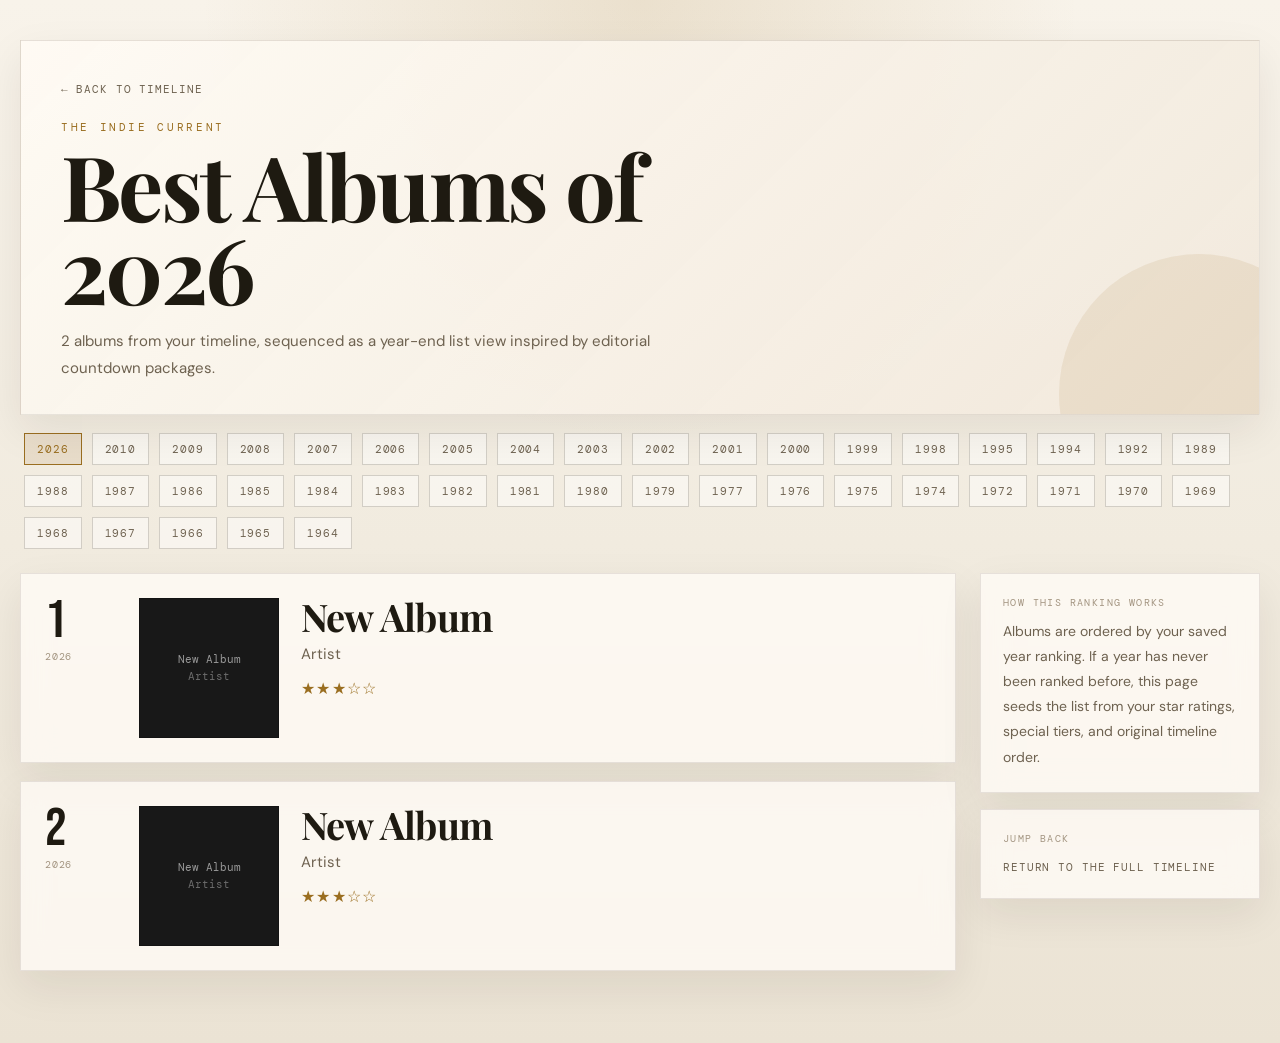
<file: best-of-year.html>
<!DOCTYPE html>
<html lang="en">
<head>
<meta charset="UTF-8">
<meta name="viewport" content="width=device-width, initial-scale=1.0">
<meta http-equiv="Cache-Control" content="no-cache, no-store, must-revalidate">
<meta http-equiv="Pragma" content="no-cache">
<meta http-equiv="Expires" content="0">
<title>The Indie Current — Best Albums of the Year</title>
<link rel="preconnect" href="https://fonts.googleapis.com">
<link rel="preconnect" href="https://fonts.gstatic.com" crossorigin>
<link href="https://fonts.googleapis.com/css2?family=Playfair+Display:ital,wght@0,400;0,700;1,400;1,700&family=Bebas+Neue&family=DM+Mono:wght@300;400&family=DM+Sans:opsz,wght@9..40,300;9..40,400;9..40,500&display=swap" rel="stylesheet">
<link rel="stylesheet" href="best-of-year.css?v=20260427a">
</head>
<body>
  <div class="year-page">
    <header class="year-hero">
      <a class="back-link" href="index.html">← Back to timeline</a>
      <div class="hero-kicker">The Indie Current</div>
      <h1 id="year-title">Best Albums of the Year</h1>
      <p class="hero-dek" id="year-dek"></p>
      <div class="hero-actions edit-only">
        <button class="hero-edit-toggle" id="year-edit-toggle" type="button">Edit ranking</button>
      </div>
    </header>

    <nav class="year-nav" id="year-nav" aria-label="Browse years"></nav>

    <main class="year-main">
      <section class="year-list" id="year-list"></section>
      <aside class="year-sidebar">
        <div class="sidebar-card">
          <div class="sidebar-label">How this ranking works</div>
          <p id="ranking-note"></p>
        </div>
        <div class="sidebar-card">
          <div class="sidebar-label">Jump back</div>
          <a class="sidebar-link" id="timeline-link" href="index.html">Return to the full timeline</a>
        </div>
      </aside>
    </main>
  </div>

  <div id="mini-player">
    <div id="mini-player-bar">
      <span style="font-size:12px;color:#1db954;flex-shrink:0">♪</span>
      <div id="mini-player-title"></div>
      <button id="mini-player-close" type="button" title="Close">✕</button>
    </div>
    <iframe id="mini-player-iframe" src="" height="80"
      allow="autoplay; clipboard-write; encrypted-media; fullscreen; picture-in-picture"
      style="width:100%;display:block;border:none"></iframe>
    <audio id="mini-player-audio" controls
      style="width:100%;display:none;background:#121212;height:44px;outline:none"></audio>
  </div>

  <script src="data.js?v=20260427a"></script>
  <script src="best-of-year.js?v=20260427a"></script>
</body>
</html>
</file>
<file: best-of-year.css>
:root {
  --bg: #f5f0e7;
  --bg2: #ede7da;
  --bg3: #e3dccf;
  --surface: rgba(255, 252, 246, 0.78);
  --surface-strong: rgba(255, 252, 246, 0.92);
  --border: rgba(40, 28, 12, 0.1);
  --border2: rgba(40, 28, 12, 0.18);
  --text: #1e1a11;
  --text2: #6e6250;
  --text3: #a39581;
  --accent: #9a6e20;
  --accent-soft: rgba(154, 110, 32, 0.12);
  --shadow: 0 16px 40px rgba(38, 25, 9, 0.08);
}

*,
*::before,
*::after {
  box-sizing: border-box;
  margin: 0;
  padding: 0;
}

body {
  min-height: 100vh;
  background:
    radial-gradient(circle at top, rgba(154, 110, 32, 0.14), transparent 36%),
    linear-gradient(180deg, #f8f3ea 0%, #f1ebdf 52%, #ebe3d4 100%);
  color: var(--text);
  font-family: 'DM Sans', sans-serif;
}

a {
  color: inherit;
}

.year-page {
  width: min(1240px, calc(100vw - 40px));
  margin: 0 auto;
  padding: 40px 0 72px;
}

.year-hero {
  position: relative;
  overflow: hidden;
  padding: 36px 40px 32px;
  border: 1px solid var(--border);
  background: linear-gradient(135deg, rgba(255, 251, 244, 0.94), rgba(241, 232, 219, 0.9));
  box-shadow: var(--shadow);
}

.year-hero::after {
  content: '';
  position: absolute;
  inset: auto -80px -120px auto;
  width: 280px;
  height: 280px;
  border-radius: 50%;
  background: rgba(154, 110, 32, 0.1);
  filter: blur(0);
}

.back-link,
.sidebar-link {
  font-family: 'DM Mono', monospace;
  font-size: 11px;
  letter-spacing: 0.08em;
  text-transform: uppercase;
  text-decoration: none;
  color: var(--text2);
}

.back-link:hover,
.sidebar-link:hover {
  color: var(--accent);
}

.hero-kicker {
  margin-top: 22px;
  font-family: 'DM Mono', monospace;
  font-size: 11px;
  letter-spacing: 0.24em;
  text-transform: uppercase;
  color: var(--accent);
}

.year-hero h1 {
  margin-top: 10px;
  max-width: 11ch;
  font-family: 'Playfair Display', serif;
  font-size: clamp(48px, 9vw, 90px);
  line-height: 0.92;
  letter-spacing: -0.03em;
}

.hero-dek {
  margin-top: 18px;
  max-width: 650px;
  font-size: 15px;
  line-height: 1.8;
  color: var(--text2);
}

.hero-actions {
  margin-top: 22px;
}

.hero-edit-toggle {
  border: 1px solid var(--border2);
  background: rgba(255, 255, 255, 0.55);
  color: var(--text2);
  padding: 10px 14px;
  font-family: 'DM Mono', monospace;
  font-size: 11px;
  letter-spacing: 0.08em;
  text-transform: uppercase;
  cursor: pointer;
}

.hero-edit-toggle:hover,
.hero-edit-toggle.is-active {
  border-color: var(--accent);
  background: var(--accent-soft);
  color: var(--accent);
}

.year-nav {
  display: flex;
  gap: 10px;
  flex-wrap: wrap;
  padding: 18px 4px 0;
}

.year-pill {
  display: inline-flex;
  align-items: center;
  justify-content: center;
  min-width: 56px;
  padding: 8px 12px;
  border: 1px solid var(--border2);
  background: rgba(255, 255, 255, 0.45);
  color: var(--text2);
  text-decoration: none;
  font-family: 'DM Mono', monospace;
  font-size: 11px;
  letter-spacing: 0.08em;
}

.year-pill:hover,
.year-pill.is-active {
  border-color: var(--accent);
  background: var(--accent-soft);
  color: var(--accent);
}

.year-main {
  display: grid;
  grid-template-columns: minmax(0, 1fr) 280px;
  gap: 24px;
  margin-top: 24px;
  align-items: start;
}

.year-list {
  display: grid;
  gap: 18px;
}

.year-card,
.sidebar-card,
.year-empty {
  border: 1px solid var(--border);
  background: var(--surface);
  box-shadow: var(--shadow);
  backdrop-filter: blur(14px);
}

.year-card {
  display: grid;
  grid-template-columns: 72px 140px minmax(0, 1fr);
  gap: 22px;
  padding: 24px;
}

.year-rank {
  display: flex;
  flex-direction: column;
  align-items: flex-start;
  gap: 6px;
}

.year-rank-num {
  font-family: 'Bebas Neue', sans-serif;
  font-size: 54px;
  line-height: 0.86;
  letter-spacing: 0.03em;
}

.year-rank-meta {
  font-family: 'DM Mono', monospace;
  font-size: 10px;
  letter-spacing: 0.08em;
  text-transform: uppercase;
  color: var(--text3);
}

.year-rank-controls {
  display: none;
  gap: 6px;
  margin-top: 4px;
}

.is-local.is-editing .year-rank-controls {
  display: flex;
}

.year-rank-btn {
  width: 28px;
  height: 28px;
  border: 1px solid var(--border2);
  background: var(--surface-strong);
  color: var(--text2);
  font-family: 'DM Mono', monospace;
  font-size: 13px;
  cursor: pointer;
}

.year-rank-btn:hover:not(:disabled) {
  border-color: var(--accent);
  color: var(--accent);
}

.year-rank-btn:disabled {
  opacity: 0.3;
  cursor: default;
}

.year-art {
  width: 140px;
  height: 140px;
  overflow: hidden;
  border: 1px solid rgba(0, 0, 0, 0.08);
  background: #151515;
}

.year-art img {
  width: 100%;
  height: 100%;
  object-fit: cover;
  display: block;
}

.year-art-fallback {
  width: 100%;
  height: 100%;
  display: flex;
  align-items: center;
  justify-content: center;
  padding: 18px;
  text-align: center;
  font-family: 'DM Mono', monospace;
  font-size: 11px;
  line-height: 1.5;
}

.year-copy {
  min-width: 0;
}

.year-tier {
  display: inline-flex;
  margin-bottom: 8px;
  padding: 4px 8px;
  border: 1px solid rgba(154, 110, 32, 0.24);
  background: rgba(154, 110, 32, 0.08);
  color: var(--accent);
  font-family: 'DM Mono', monospace;
  font-size: 10px;
  letter-spacing: 0.08em;
  text-transform: uppercase;
}

.year-title-row {
  display: flex;
  align-items: baseline;
  gap: 10px;
  flex-wrap: wrap;
}

.year-album-title {
  font-family: 'Playfair Display', serif;
  font-size: clamp(26px, 4.4vw, 38px);
  line-height: 1;
  letter-spacing: -0.02em;
}

.year-artist {
  margin-top: 8px;
  font-size: 15px;
  color: var(--text2);
}

.year-rating {
  margin-top: 14px;
  color: var(--accent);
  letter-spacing: 0.08em;
}

.year-tagline,
.year-review,
.year-context {
  margin-top: 14px;
  font-size: 14px;
  line-height: 1.8;
  color: var(--text2);
}

.year-tagline {
  font-style: italic;
  color: var(--text);
}

.year-tags {
  display: flex;
  flex-wrap: wrap;
  gap: 8px;
  margin-top: 16px;
}

.year-tag {
  padding: 4px 8px;
  border: 1px solid var(--border2);
  color: var(--text2);
  font-family: 'DM Mono', monospace;
  font-size: 10px;
  letter-spacing: 0.08em;
  text-transform: uppercase;
}

.year-actions {
  display: flex;
  gap: 10px;
  flex-wrap: wrap;
  margin-top: 20px;
}

.year-action {
  display: inline-flex;
  align-items: center;
  justify-content: center;
  padding: 10px 14px;
  border: 1px solid var(--border2);
  background: var(--surface-strong);
  text-decoration: none;
  font-family: 'DM Mono', monospace;
  font-size: 11px;
  letter-spacing: 0.08em;
  text-transform: uppercase;
  color: var(--text2);
}

.year-action:hover {
  border-color: var(--accent);
  color: var(--accent);
}

#mini-player {
  position: fixed;
  bottom: 24px;
  left: 50%;
  transform: translateX(-50%);
  width: 340px;
  z-index: 300;
  border-radius: 10px;
  overflow: hidden;
  box-shadow: 0 12px 48px rgba(0, 0, 0, 0.28), 0 2px 8px rgba(0, 0, 0, 0.12);
  display: none;
}

#mini-player.visible {
  display: block;
  animation: mpUp 0.22s cubic-bezier(.4, 0, .2, 1);
}

@keyframes mpUp {
  from { opacity: 0; transform: translateX(-50%) translateY(14px); }
  to { opacity: 1; transform: translateX(-50%) translateY(0); }
}

#mini-player-bar {
  display: flex;
  align-items: center;
  gap: 8px;
  padding: 7px 12px;
  background: #121212;
}

#mini-player-title {
  flex: 1;
  font-family: 'DM Mono', monospace;
  font-size: 10px;
  letter-spacing: 0.07em;
  text-transform: uppercase;
  color: rgba(255, 255, 255, 0.55);
  white-space: nowrap;
  overflow: hidden;
  text-overflow: ellipsis;
}

#mini-player-close {
  background: none;
  border: none;
  color: rgba(255, 255, 255, 0.35);
  cursor: pointer;
  font-size: 14px;
  padding: 0;
  line-height: 1;
  flex-shrink: 0;
}

#mini-player-close:hover {
  color: rgba(255, 255, 255, 0.8);
}

.year-sidebar {
  display: grid;
  gap: 16px;
  position: sticky;
  top: 18px;
}

.sidebar-card,
.year-empty {
  padding: 22px;
}

.sidebar-label {
  margin-bottom: 10px;
  font-family: 'DM Mono', monospace;
  font-size: 10px;
  letter-spacing: 0.14em;
  text-transform: uppercase;
  color: var(--text3);
}

.sidebar-card p,
.year-empty p {
  font-size: 14px;
  line-height: 1.8;
  color: var(--text2);
}

.edit-only {
  display: none;
}

.is-local .hero-actions.edit-only {
  display: block;
}

.year-empty {
  display: grid;
  gap: 8px;
}

.year-empty h2 {
  font-family: 'Playfair Display', serif;
  font-size: 36px;
  line-height: 1;
}

@media (max-width: 980px) {
  .year-main {
    grid-template-columns: 1fr;
  }

  .year-sidebar {
    position: static;
  }
}

@media (max-width: 760px) {
  .year-page {
    width: min(100vw - 24px, 1240px);
    padding-top: 20px;
  }

  .year-hero {
    padding: 24px 20px 22px;
  }

  .year-card {
    grid-template-columns: 1fr;
    gap: 16px;
    padding: 20px;
  }

  .year-rank {
    flex-direction: row;
    align-items: baseline;
    gap: 12px;
  }

  .year-art {
    width: min(100%, 220px);
    height: auto;
    aspect-ratio: 1;
  }

  #mini-player {
    width: min(340px, calc(100vw - 24px));
    bottom: 12px;
  }
}
</file>
